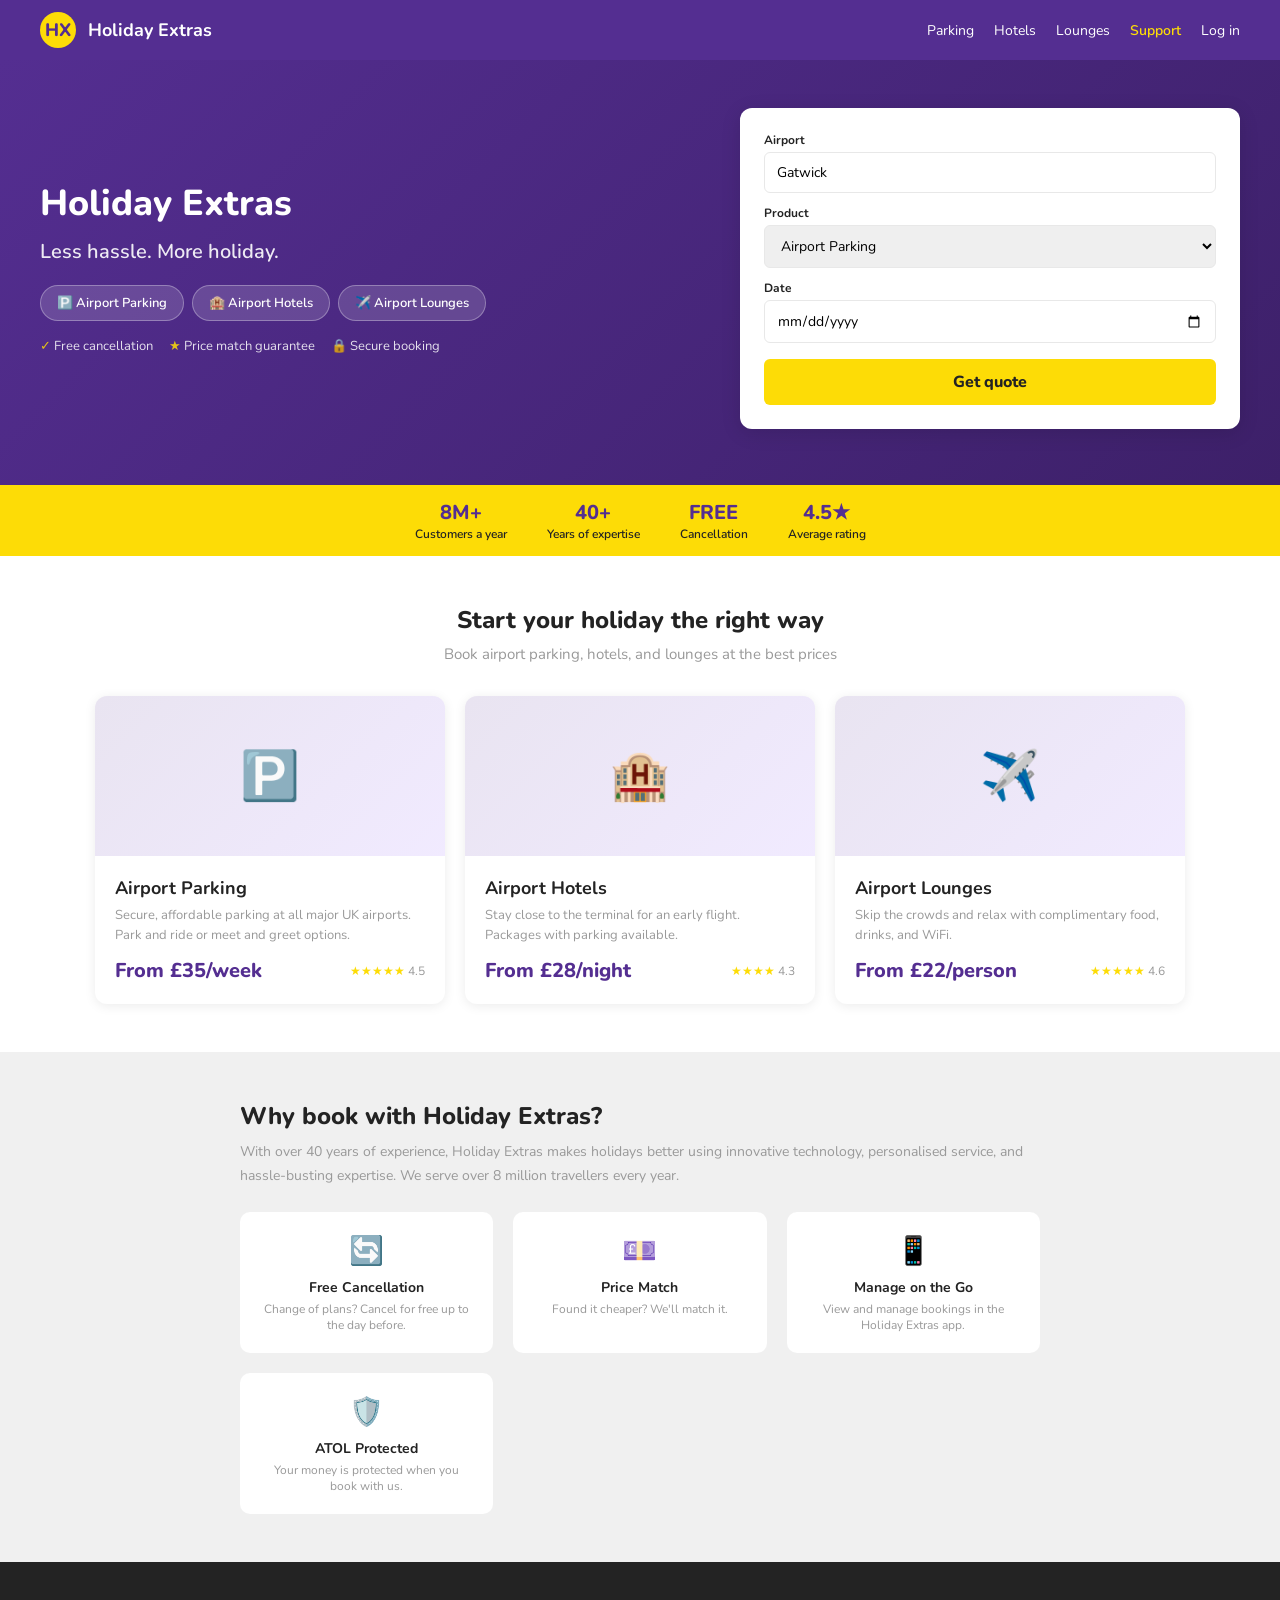
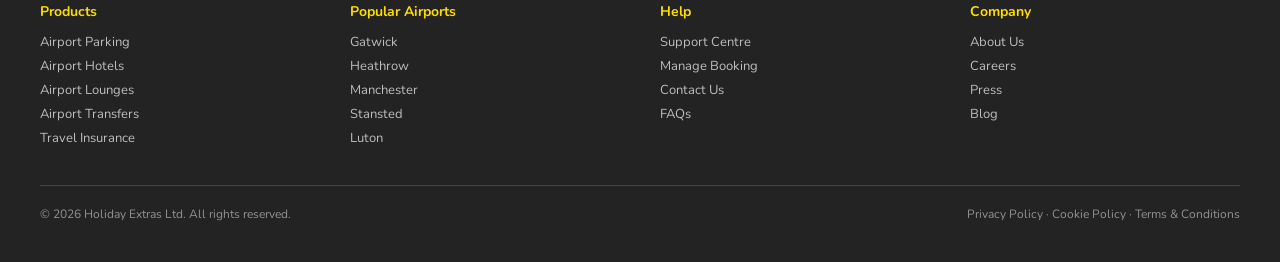
<file: index.html>
<!DOCTYPE html>
<html lang="en">
<head>
<meta charset="UTF-8">
<meta name="viewport" content="width=device-width, initial-scale=1.0">
<title>Holiday Extras | Less hassle. More holiday.</title>
<link href="https://fonts.googleapis.com/css2?family=Nunito:wght@400;600;700;800&display=swap" rel="stylesheet">
<link rel="stylesheet" href="styles.css">
</head>
<body>
<div id="hx-header"></div>

<section class="hero">
<div class="hero-inner">
<div class="hero-text">
<h1>Holiday Extras</h1>
<p>Less hassle. More holiday.</p>
<div class="hero-badges">
<a href="gatwick-airport-parking.html">&#127359;&#65039; Airport Parking</a>
<a href="gatwick-airport-hotels.html">&#127976; Airport Hotels</a>
<a href="gatwick-airport-lounges.html">&#9992;&#65039; Airport Lounges</a>
</div>
<div class="hero-usp">
<span><span class="icon">&check;</span> Free cancellation</span>
<span><span class="icon">&starf;</span> Price match guarantee</span>
<span><span class="icon">&#128274;</span> Secure booking</span>
</div>
</div>
<div class="search-box">
<label>Airport</label>
<input type="text" placeholder="e.g. Gatwick" value="Gatwick">
<label>Product</label>
<select><option>Airport Parking</option><option>Airport Hotels</option><option>Airport Lounges</option></select>
<label>Date</label>
<input type="date">
<button>Get quote</button>
</div>
</div>
</section>

<div id="hx-trust-bar"></div>

<section class="section">
<h2 style="text-align:center">Start your holiday the right way</h2>
<p class="sub">Book airport parking, hotels, and lounges at the best prices</p>
<div class="cards">
<a href="gatwick-airport-parking.html" class="card"><div class="card-img">&#127359;&#65039;</div><div class="card-body"><h3>Airport Parking</h3><p>Secure, affordable parking at all major UK airports. Park and ride or meet and greet options.</p><div class="card-footer"><span class="price">From &pound;35/week</span><span class="rating"><span class="stars">&#9733;&#9733;&#9733;&#9733;&#9733;</span> 4.5</span></div></div></a>
<a href="gatwick-airport-hotels.html" class="card"><div class="card-img">&#127976;</div><div class="card-body"><h3>Airport Hotels</h3><p>Stay close to the terminal for an early flight. Packages with parking available.</p><div class="card-footer"><span class="price">From &pound;28/night</span><span class="rating"><span class="stars">&#9733;&#9733;&#9733;&#9733;</span> 4.3</span></div></div></a>
<a href="gatwick-airport-lounges.html" class="card"><div class="card-img">&#9992;&#65039;</div><div class="card-body"><h3>Airport Lounges</h3><p>Skip the crowds and relax with complimentary food, drinks, and WiFi.</p><div class="card-footer"><span class="price">From &pound;22/person</span><span class="rating"><span class="stars">&#9733;&#9733;&#9733;&#9733;&#9733;</span> 4.6</span></div></div></a>
</div>
</section>

<section class="section-grey">
<div class="section-grey-inner">
<h2>Why book with Holiday Extras?</h2>
<p>With over 40 years of experience, Holiday Extras makes holidays better using innovative technology, personalised service, and hassle-busting expertise. We serve over 8 million travellers every year.</p>
<div class="features">
<div class="feature"><div class="icon">&#128260;</div><div class="ft">Free Cancellation</div><div class="fd">Change of plans? Cancel for free up to the day before.</div></div>
<div class="feature"><div class="icon">&#128183;</div><div class="ft">Price Match</div><div class="fd">Found it cheaper? We'll match it.</div></div>
<div class="feature"><div class="icon">&#128241;</div><div class="ft">Manage on the Go</div><div class="fd">View and manage bookings in the Holiday Extras app.</div></div>
<div class="feature"><div class="icon">&#128737;&#65039;</div><div class="ft">ATOL Protected</div><div class="fd">Your money is protected when you book with us.</div></div>
</div>
</div>
</section>

<div id="hx-footer"></div>

<script src="components/header.js"></script>
<script src="components/trust-bar.js"></script>
<script src="components/footer.js"></script>
<script src="search.js"></script>
</body>
</html>
</file>
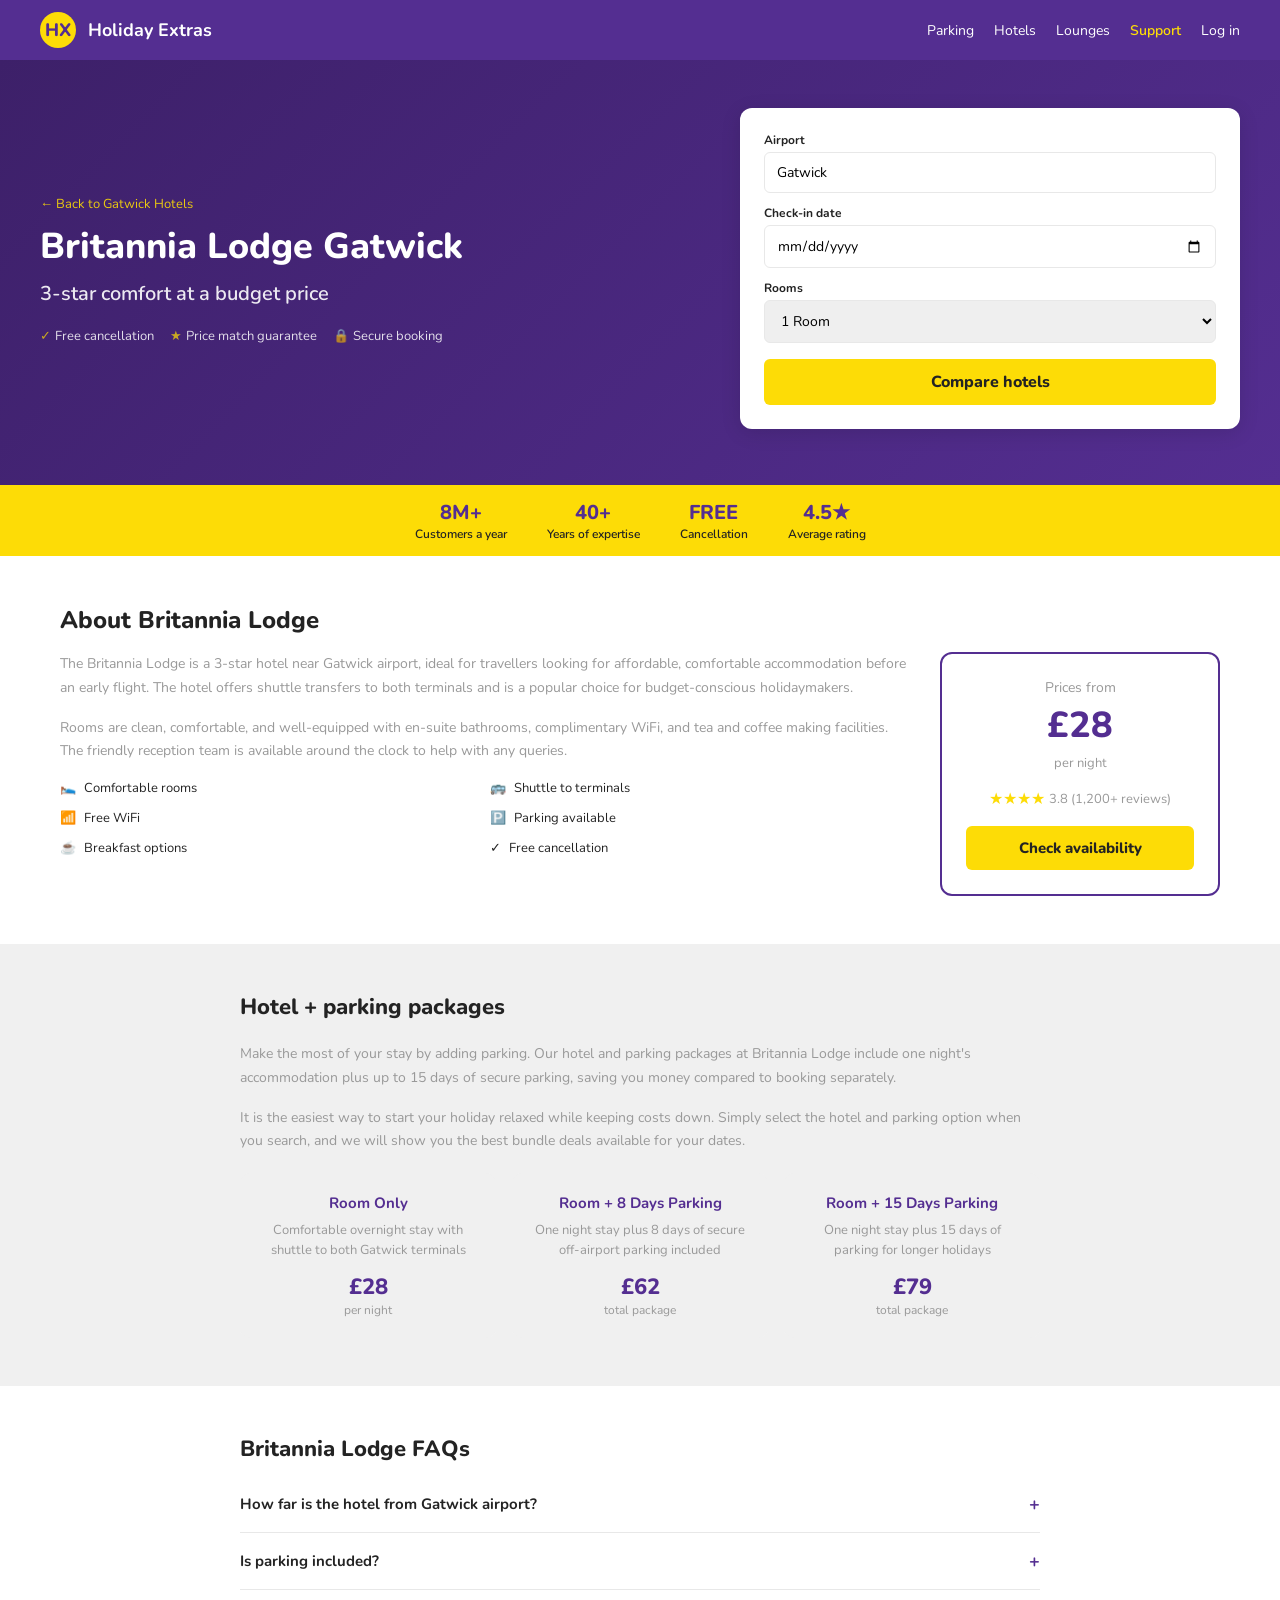
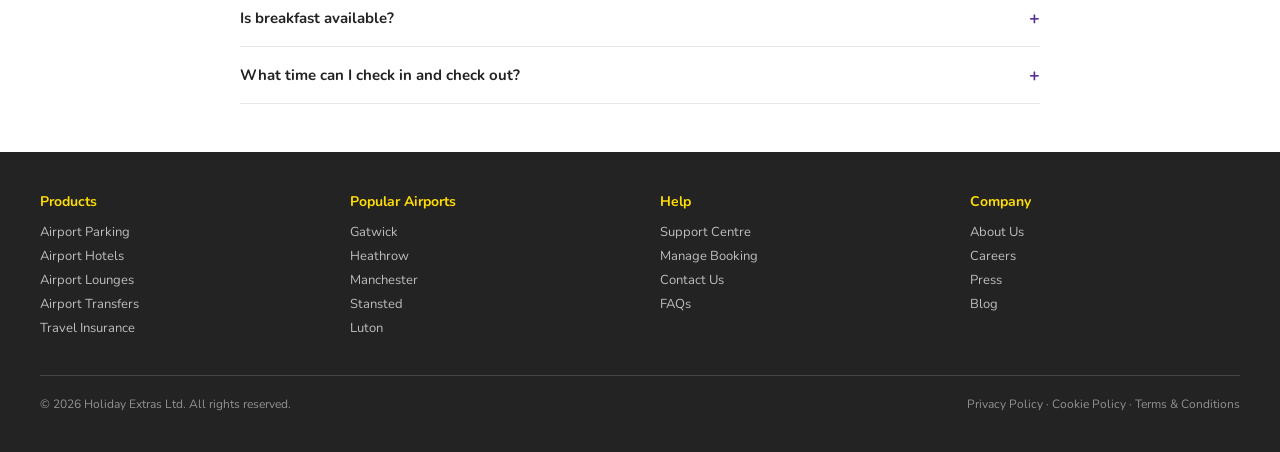
<file: britannia-lodge-gatwick-airport-hotel.html>
<!DOCTYPE html>
<html lang="en">
<head>
<meta charset="UTF-8">
<meta name="viewport" content="width=device-width, initial-scale=1.0">
<title>Britannia Lodge Gatwick | 3-Star Comfort at a Budget Price | Holiday Extras</title>
<link href="https://fonts.googleapis.com/css2?family=Nunito:wght@400;600;700;800&display=swap" rel="stylesheet">
<style>
*{margin:0;padding:0;box-sizing:border-box}
:root{--purple:#542E91;--purple-dark:#3D2069;--yellow:#FDDC06;--white:#FFFFFF;--off-white:#F0F0F0;--black:#232323;--grey-light:#E8E8E8;--grey-mid:#999;--blue:#3AA6FF;--green:#00B0A6;--orange:#FFB55F;--red:#FF5F68;--violet:#925FFF}
body{font-family:'Nunito',sans-serif;color:var(--black);background:var(--white)}
a{text-decoration:none;color:inherit}
.nav{background:var(--purple);padding:12px 20px}
.nav-inner{max-width:1200px;margin:0 auto;display:flex;align-items:center;justify-content:space-between}
.logo{display:flex;align-items:center;gap:12px}
.logo-circle{width:36px;height:36px;background:var(--yellow);border-radius:50%;display:flex;align-items:center;justify-content:center;font-size:18px;font-weight:800;color:var(--purple)}
.logo span{color:var(--white);font-weight:700;font-size:18px}
.nav-links{display:flex;align-items:center;gap:20px}
.nav-links a{color:var(--white);font-size:14px}
.nav-links a.yellow{color:var(--yellow);font-weight:600}
.hero{background:linear-gradient(135deg,var(--purple-dark) 0%,var(--purple) 100%);padding:48px 20px 56px;color:var(--white)}
.hero-inner{max-width:1200px;margin:0 auto;display:flex;flex-wrap:wrap;gap:40px;align-items:center}
.hero-text{flex:1 1 400px}
.hero-text .back{color:var(--yellow);font-size:13px;display:inline-block;margin-bottom:12px;opacity:0.9}
.hero-text h1{font-size:36px;font-weight:800;margin-bottom:12px;line-height:1.2}
.hero-text .sub{font-size:20px;margin-bottom:20px;opacity:0.9;font-weight:600}
.hero-badges{display:flex;gap:16px;flex-wrap:wrap;margin-top:8px}
.hero-badges span{font-size:13px;display:flex;align-items:center;gap:4px;opacity:0.85}
.hero-badges .icon{color:var(--yellow)}
.search-box{flex:0 0 auto;background:var(--white);border-radius:12px;padding:24px;box-shadow:0 4px 20px rgba(0,0,0,0.12);max-width:500px;width:100%}
.search-box label{font-size:12px;font-weight:700;color:var(--black);display:block;margin-bottom:4px}
.search-box input,.search-box select{width:100%;padding:10px 12px;border:1px solid var(--grey-light);border-radius:6px;font-size:14px;font-family:'Nunito',sans-serif;margin-bottom:12px}
.search-box button{width:100%;padding:12px;background:var(--yellow);color:var(--black);border:none;border-radius:6px;font-size:16px;font-weight:800;cursor:pointer;font-family:'Nunito',sans-serif;margin-top:4px}
.trust-bar{background:var(--yellow);padding:14px 20px}
.trust-inner{max-width:1200px;margin:0 auto;display:flex;justify-content:center;gap:40px;flex-wrap:wrap}
.trust-item{text-align:center}
.trust-item .num{font-weight:800;font-size:20px;color:var(--purple)}
.trust-item .label{font-size:12px;color:var(--black);font-weight:600}
.section{padding:48px 20px;max-width:1200px;margin:0 auto}
.section h2{font-size:24px;font-weight:800;color:var(--black);margin-bottom:8px}
.detail-wrap{display:flex;gap:32px;flex-wrap:wrap;margin-top:16px}
.detail-text{flex:1 1 350px}
.detail-text p{font-size:14px;color:var(--grey-mid);line-height:1.7;margin-bottom:16px}
.features{display:grid;grid-template-columns:1fr 1fr;gap:12px}
.feature{display:flex;align-items:center;gap:8px;font-size:13px;color:var(--black)}
.price-card{flex:0 0 280px;background:var(--white);border:2px solid var(--purple);border-radius:12px;padding:24px;text-align:center}
.price-card .from{font-size:14px;color:var(--grey-mid);margin-bottom:4px}
.price-card .amount{font-size:36px;font-weight:800;color:var(--purple);margin-bottom:4px}
.price-card .per{font-size:13px;color:var(--grey-mid);margin-bottom:16px}
.price-card .stars{display:flex;align-items:center;justify-content:center;gap:4px;margin-bottom:16px}
.price-card .stars span:first-child{color:var(--yellow);font-size:16px}
.price-card .stars span:last-child{font-size:13px;color:var(--grey-mid)}
.price-card button{width:100%;padding:12px;background:var(--yellow);color:var(--black);border:none;border-radius:6px;font-size:15px;font-weight:800;cursor:pointer;font-family:'Nunito',sans-serif}
.section-alt{background:var(--off-white);padding:48px 20px}
.section-alt-inner{max-width:800px;margin:0 auto}
.section-alt-inner h2{font-size:22px;font-weight:800;color:var(--black);margin-bottom:20px}
.section-alt-inner p{font-size:14px;color:var(--grey-mid);line-height:1.7;margin-bottom:16px}
.faq-item{border-bottom:1px solid var(--grey-light)}
.faq-q{padding:16px 0;cursor:pointer;display:flex;justify-content:space-between;align-items:center}
.faq-q span{font-weight:700;font-size:15px;color:var(--black)}
.faq-q .toggle{color:var(--purple);font-size:18px;font-weight:700}
.faq-a{display:none;margin:0 0 16px;font-size:14px;color:var(--grey-mid);line-height:1.6}
.faq-item.open .faq-a{display:block}
.packages{background:var(--white);padding:48px 20px}
.packages-inner{max-width:800px;margin:0 auto}
.packages-inner h2{font-size:22px;font-weight:800;color:var(--black);margin-bottom:12px}
.packages-inner p{font-size:14px;color:var(--grey-mid);line-height:1.7;margin-bottom:16px}
.package-cards{display:flex;gap:16px;flex-wrap:wrap;margin-top:20px}
.pkg-card{flex:1 1 220px;background:var(--off-white);border-radius:10px;padding:20px;text-align:center}
.pkg-card .pkg-title{font-weight:700;font-size:15px;color:var(--purple);margin-bottom:8px}
.pkg-card .pkg-desc{font-size:13px;color:var(--grey-mid);margin-bottom:12px;line-height:1.5}
.pkg-card .pkg-price{font-size:22px;font-weight:800;color:var(--purple)}
.pkg-card .pkg-per{font-size:12px;color:var(--grey-mid)}
footer{background:var(--black);color:var(--white);padding:40px 20px}
.footer-inner{max-width:1200px;margin:0 auto}
.footer-cols{display:flex;flex-wrap:wrap;gap:40px;margin-bottom:32px}
.footer-col{flex:1 1 160px}
.footer-col .title{font-weight:700;font-size:14px;margin-bottom:12px;color:var(--yellow)}
.footer-col div{font-size:13px;color:rgba(255,255,255,0.7);margin-bottom:6px;cursor:pointer}
.footer-bottom{border-top:1px solid rgba(255,255,255,0.15);padding-top:20px;display:flex;justify-content:space-between;flex-wrap:wrap;gap:12px}
.footer-bottom span{font-size:12px;color:rgba(255,255,255,0.5)}
@media(max-width:768px){.hero-inner{flex-direction:column}.search-box{max-width:100%}.detail-wrap{flex-direction:column}.price-card{flex:1 1 100%}.features{grid-template-columns:1fr}.footer-cols{flex-direction:column}.trust-inner{gap:20px}.package-cards{flex-direction:column}}
</style>
</head>
<body>
<nav class="nav"><div class="nav-inner"><a href="index.html" class="logo"><div class="logo-circle">HX</div><span>Holiday Extras</span></a><div class="nav-links"><a href="gatwick-airport-parking.html">Parking</a><a href="gatwick-airport-hotels.html">Hotels</a><a href="gatwick-airport-lounges.html">Lounges</a><a href="#" class="yellow">Support</a><a href="#">Log in</a></div></div></nav>

<section class="hero"><div class="hero-inner"><div class="hero-text"><a href="gatwick-airport-hotels.html" class="back">&larr; Back to Gatwick Hotels</a><h1>Britannia Lodge Gatwick</h1><p class="sub">3-star comfort at a budget price</p><div class="hero-badges"><span><span class="icon">&check;</span> Free cancellation</span><span><span class="icon">&starf;</span> Price match guarantee</span><span><span class="icon">&#128274;</span> Secure booking</span></div></div><div class="search-box"><label>Airport</label><input type="text" placeholder="Gatwick" value="Gatwick"><label>Check-in date</label><input type="date"><label>Rooms</label><select><option>1 Room</option><option>2 Rooms</option><option>3 Rooms</option></select><button>Compare hotels</button></div></div></section>

<div class="trust-bar"><div class="trust-inner"><div class="trust-item"><div class="num">8M+</div><div class="label">Customers a year</div></div><div class="trust-item"><div class="num">40+</div><div class="label">Years of expertise</div></div><div class="trust-item"><div class="num">FREE</div><div class="label">Cancellation</div></div><div class="trust-item"><div class="num">4.5&#9733;</div><div class="label">Average rating</div></div></div></div>

<div class="section"><h2>About Britannia Lodge</h2><div class="detail-wrap"><div class="detail-text"><p>The Britannia Lodge is a 3-star hotel near Gatwick airport, ideal for travellers looking for affordable, comfortable accommodation before an early flight. The hotel offers shuttle transfers to both terminals and is a popular choice for budget-conscious holidaymakers.</p><p>Rooms are clean, comfortable, and well-equipped with en-suite bathrooms, complimentary WiFi, and tea and coffee making facilities. The friendly reception team is available around the clock to help with any queries.</p><div class="features"><div class="feature"><span>&#128716;</span> Comfortable rooms</div><div class="feature"><span>&#128652;</span> Shuttle to terminals</div><div class="feature"><span>&#128246;</span> Free WiFi</div><div class="feature"><span>&#127359;&#65039;</span> Parking available</div><div class="feature"><span>&#9749;</span> Breakfast options</div><div class="feature"><span>&check;</span> Free cancellation</div></div></div><div class="price-card"><div class="from">Prices from</div><div class="amount">&pound;28</div><div class="per">per night</div><div class="stars"><span>&#9733;&#9733;&#9733;&#9733;</span><span>3.8 (1,200+ reviews)</span></div><button>Check availability</button></div></div></div>

<div class="section-alt"><div class="section-alt-inner"><h2>Hotel + parking packages</h2><p>Make the most of your stay by adding parking. Our hotel and parking packages at Britannia Lodge include one night's accommodation plus up to 15 days of secure parking, saving you money compared to booking separately.</p><p>It is the easiest way to start your holiday relaxed while keeping costs down. Simply select the hotel and parking option when you search, and we will show you the best bundle deals available for your dates.</p>
<div class="package-cards"><div class="pkg-card"><div class="pkg-title">Room Only</div><div class="pkg-desc">Comfortable overnight stay with shuttle to both Gatwick terminals</div><div class="pkg-price">&pound;28</div><div class="pkg-per">per night</div></div><div class="pkg-card"><div class="pkg-title">Room + 8 Days Parking</div><div class="pkg-desc">One night stay plus 8 days of secure off-airport parking included</div><div class="pkg-price">&pound;62</div><div class="pkg-per">total package</div></div><div class="pkg-card"><div class="pkg-title">Room + 15 Days Parking</div><div class="pkg-desc">One night stay plus 15 days of parking for longer holidays</div><div class="pkg-price">&pound;79</div><div class="pkg-per">total package</div></div></div>
</div></div>

<div class="packages"><div class="packages-inner"><h2>Britannia Lodge FAQs</h2>
<div class="faq-item"><div class="faq-q" onclick="this.parentElement.classList.toggle('open')"><span>How far is the hotel from Gatwick airport?</span><span class="toggle">+</span></div><p class="faq-a">The Britannia Lodge is a short shuttle ride from both Gatwick terminals. The shuttle runs regularly and journey times are approximately 10 minutes.</p></div>
<div class="faq-item"><div class="faq-q" onclick="this.parentElement.classList.toggle('open')"><span>Is parking included?</span><span class="toggle">+</span></div><p class="faq-a">Parking is available as an add-on. You can book a room-only stay or choose one of our hotel and parking packages which include up to 15 days of secure parking.</p></div>
<div class="faq-item"><div class="faq-q" onclick="this.parentElement.classList.toggle('open')"><span>Is breakfast available?</span><span class="toggle">+</span></div><p class="faq-a">Yes, breakfast is available at the hotel. You can choose to add breakfast when you book, or purchase it on the morning of your stay at reception.</p></div>
<div class="faq-item"><div class="faq-q" onclick="this.parentElement.classList.toggle('open')"><span>What time can I check in and check out?</span><span class="toggle">+</span></div><p class="faq-a">Check-in is available from 2pm onwards. Check-out is by 10am. If you have an early flight, the shuttle service starts running from early morning to get you to the terminal on time.</p></div>
</div></div>

<footer><div class="footer-inner"><div class="footer-cols"><div class="footer-col"><div class="title">Products</div><div>Airport Parking</div><div>Airport Hotels</div><div>Airport Lounges</div><div>Airport Transfers</div><div>Travel Insurance</div></div><div class="footer-col"><div class="title">Popular Airports</div><div>Gatwick</div><div>Heathrow</div><div>Manchester</div><div>Stansted</div><div>Luton</div></div><div class="footer-col"><div class="title">Help</div><div>Support Centre</div><div>Manage Booking</div><div>Contact Us</div><div>FAQs</div></div><div class="footer-col"><div class="title">Company</div><div>About Us</div><div>Careers</div><div>Press</div><div>Blog</div></div></div><div class="footer-bottom"><span>&copy; 2026 Holiday Extras Ltd. All rights reserved.</span><span>Privacy Policy &middot; Cookie Policy &middot; Terms &amp; Conditions</span></div></div></footer>
<script src="search.js"></script>
</body>
</html>
</file>
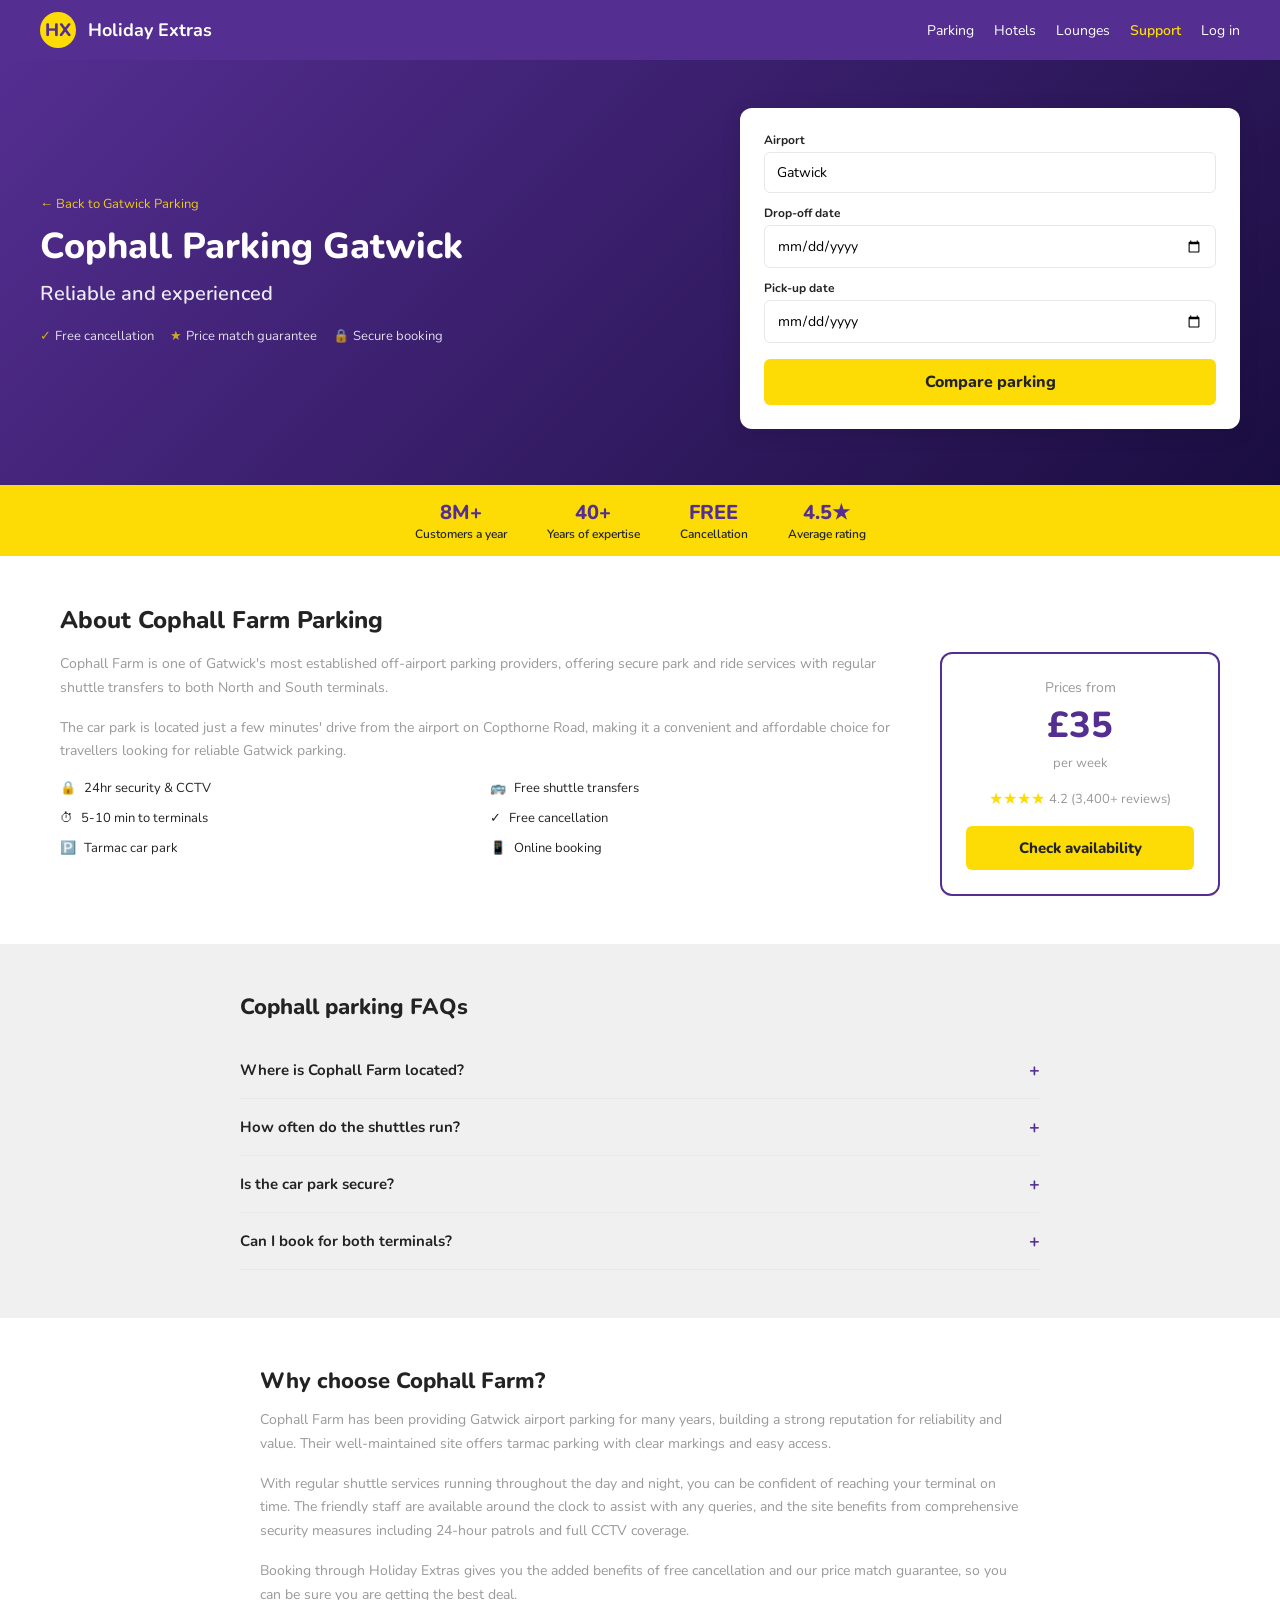
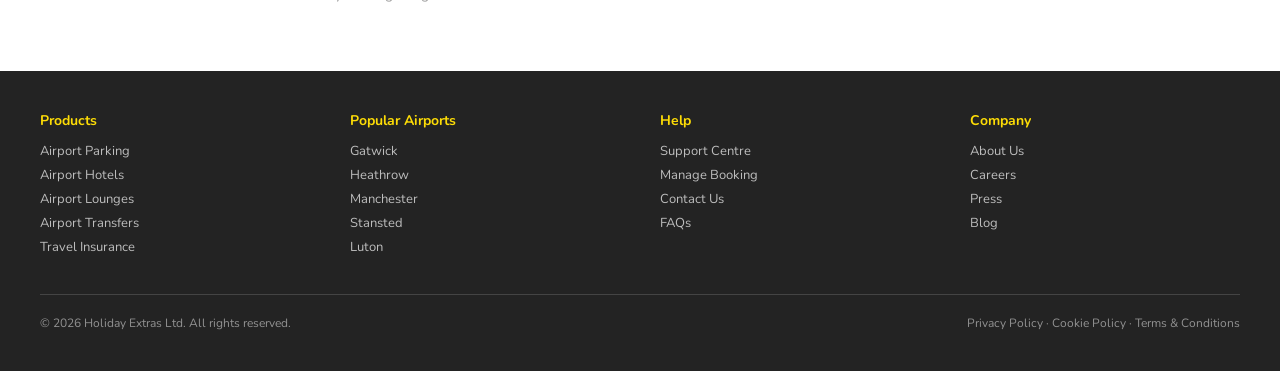
<file: cophall-gatwick-airport-parking.html>
<!DOCTYPE html>
<html lang="en">
<head>
<meta charset="UTF-8">
<meta name="viewport" content="width=device-width, initial-scale=1.0">
<title>Cophall Parking Gatwick | Reliable and Experienced | Holiday Extras</title>
<link href="https://fonts.googleapis.com/css2?family=Nunito:wght@400;600;700;800&display=swap" rel="stylesheet">
<style>
*{margin:0;padding:0;box-sizing:border-box}
:root{--purple:#542E91;--purple-dark:#3D2069;--yellow:#FDDC06;--white:#FFFFFF;--off-white:#F0F0F0;--black:#232323;--grey-light:#E8E8E8;--grey-mid:#999;--blue:#3AA6FF;--green:#00B0A6;--orange:#FFB55F;--red:#FF5F68;--violet:#925FFF}
body{font-family:'Nunito',sans-serif;color:var(--black);background:var(--white)}
a{text-decoration:none;color:inherit}
.nav{background:var(--purple);padding:12px 20px}
.nav-inner{max-width:1200px;margin:0 auto;display:flex;align-items:center;justify-content:space-between}
.logo{display:flex;align-items:center;gap:12px}
.logo-circle{width:36px;height:36px;background:var(--yellow);border-radius:50%;display:flex;align-items:center;justify-content:center;font-size:18px;font-weight:800;color:var(--purple)}
.logo span{color:var(--white);font-weight:700;font-size:18px}
.nav-links{display:flex;align-items:center;gap:20px}
.nav-links a{color:var(--white);font-size:14px}
.nav-links a.yellow{color:var(--yellow);font-weight:600}
.hero{background:linear-gradient(135deg,var(--purple) 0%,#1a0d40 100%);padding:48px 20px 56px;color:var(--white)}
.hero-inner{max-width:1200px;margin:0 auto;display:flex;flex-wrap:wrap;gap:40px;align-items:center}
.hero-text{flex:1 1 400px}
.hero-text .back{color:var(--yellow);font-size:13px;display:inline-block;margin-bottom:12px;opacity:0.9}
.hero-text h1{font-size:36px;font-weight:800;margin-bottom:12px;line-height:1.2}
.hero-text .sub{font-size:20px;margin-bottom:20px;opacity:0.9;font-weight:600}
.hero-badges{display:flex;gap:16px;flex-wrap:wrap;margin-top:8px}
.hero-badges span{font-size:13px;display:flex;align-items:center;gap:4px;opacity:0.85}
.hero-badges .icon{color:var(--yellow)}
.search-box{flex:0 0 auto;background:var(--white);border-radius:12px;padding:24px;box-shadow:0 4px 20px rgba(0,0,0,0.12);max-width:500px;width:100%}
.search-box label{font-size:12px;font-weight:700;color:var(--black);display:block;margin-bottom:4px}
.search-box input{width:100%;padding:10px 12px;border:1px solid var(--grey-light);border-radius:6px;font-size:14px;font-family:'Nunito',sans-serif;margin-bottom:12px}
.search-box button{width:100%;padding:12px;background:var(--yellow);color:var(--black);border:none;border-radius:6px;font-size:16px;font-weight:800;cursor:pointer;font-family:'Nunito',sans-serif;margin-top:4px}
.trust-bar{background:var(--yellow);padding:14px 20px}
.trust-inner{max-width:1200px;margin:0 auto;display:flex;justify-content:center;gap:40px;flex-wrap:wrap}
.trust-item{text-align:center}
.trust-item .num{font-weight:800;font-size:20px;color:var(--purple)}
.trust-item .label{font-size:12px;color:var(--black);font-weight:600}
.section{padding:48px 20px;max-width:1200px;margin:0 auto}
.section h2{font-size:24px;font-weight:800;color:var(--black);margin-bottom:8px}
.detail-wrap{display:flex;gap:32px;flex-wrap:wrap;margin-top:16px}
.detail-text{flex:1 1 350px}
.detail-text p{font-size:14px;color:var(--grey-mid);line-height:1.7;margin-bottom:16px}
.features{display:grid;grid-template-columns:1fr 1fr;gap:12px}
.feature{display:flex;align-items:center;gap:8px;font-size:13px;color:var(--black)}
.price-card{flex:0 0 280px;background:var(--white);border:2px solid var(--purple);border-radius:12px;padding:24px;text-align:center}
.price-card .from{font-size:14px;color:var(--grey-mid);margin-bottom:4px}
.price-card .amount{font-size:36px;font-weight:800;color:var(--purple);margin-bottom:4px}
.price-card .per{font-size:13px;color:var(--grey-mid);margin-bottom:16px}
.price-card .stars{display:flex;align-items:center;justify-content:center;gap:4px;margin-bottom:16px}
.price-card .stars span:first-child{color:var(--yellow);font-size:16px}
.price-card .stars span:last-child{font-size:13px;color:var(--grey-mid)}
.price-card button{width:100%;padding:12px;background:var(--yellow);color:var(--black);border:none;border-radius:6px;font-size:15px;font-weight:800;cursor:pointer;font-family:'Nunito',sans-serif}
.section-alt{background:var(--off-white);padding:48px 20px}
.section-alt-inner{max-width:800px;margin:0 auto}
.section-alt-inner h2{font-size:22px;font-weight:800;color:var(--black);margin-bottom:20px}
.faq-item{border-bottom:1px solid var(--grey-light)}
.faq-q{padding:16px 0;cursor:pointer;display:flex;justify-content:space-between;align-items:center}
.faq-q span{font-weight:700;font-size:15px;color:var(--black)}
.faq-q .toggle{color:var(--purple);font-size:18px;font-weight:700}
.faq-a{display:none;margin:0 0 16px;font-size:14px;color:var(--grey-mid);line-height:1.6}
.faq-item.open .faq-a{display:block}
.info-section{padding:48px 20px;max-width:800px;margin:0 auto}
.info-section h2{font-size:22px;font-weight:800;color:var(--black);margin-bottom:12px}
.info-section p{font-size:14px;color:var(--grey-mid);line-height:1.7;margin-bottom:16px}
footer{background:var(--black);color:var(--white);padding:40px 20px}
.footer-inner{max-width:1200px;margin:0 auto}
.footer-cols{display:flex;flex-wrap:wrap;gap:40px;margin-bottom:32px}
.footer-col{flex:1 1 160px}
.footer-col .title{font-weight:700;font-size:14px;margin-bottom:12px;color:var(--yellow)}
.footer-col div{font-size:13px;color:rgba(255,255,255,0.7);margin-bottom:6px;cursor:pointer}
.footer-bottom{border-top:1px solid rgba(255,255,255,0.15);padding-top:20px;display:flex;justify-content:space-between;flex-wrap:wrap;gap:12px}
.footer-bottom span{font-size:12px;color:rgba(255,255,255,0.5)}
@media(max-width:768px){.hero-inner{flex-direction:column}.search-box{max-width:100%}.detail-wrap{flex-direction:column}.price-card{flex:1 1 100%}.features{grid-template-columns:1fr}.footer-cols{flex-direction:column}.trust-inner{gap:20px}}
</style>
</head>
<body>
<nav class="nav"><div class="nav-inner"><a href="index.html" class="logo"><div class="logo-circle">HX</div><span>Holiday Extras</span></a><div class="nav-links"><a href="gatwick-airport-parking.html">Parking</a><a href="gatwick-airport-hotels.html">Hotels</a><a href="gatwick-airport-lounges.html">Lounges</a><a href="#" class="yellow">Support</a><a href="#">Log in</a></div></div></nav>

<section class="hero"><div class="hero-inner"><div class="hero-text"><a href="gatwick-airport-parking.html" class="back">&larr; Back to Gatwick Parking</a><h1>Cophall Parking Gatwick</h1><p class="sub">Reliable and experienced</p><div class="hero-badges"><span><span class="icon">&check;</span> Free cancellation</span><span><span class="icon">&starf;</span> Price match guarantee</span><span><span class="icon">&#128274;</span> Secure booking</span></div></div><div class="search-box"><label>Airport</label><input type="text" placeholder="Gatwick" value="Gatwick"><label>Drop-off date</label><input type="date"><label>Pick-up date</label><input type="date"><button>Compare parking</button></div></div></section>

<div class="trust-bar"><div class="trust-inner"><div class="trust-item"><div class="num">8M+</div><div class="label">Customers a year</div></div><div class="trust-item"><div class="num">40+</div><div class="label">Years of expertise</div></div><div class="trust-item"><div class="num">FREE</div><div class="label">Cancellation</div></div><div class="trust-item"><div class="num">4.5&#9733;</div><div class="label">Average rating</div></div></div></div>

<div class="section"><h2>About Cophall Farm Parking</h2><div class="detail-wrap"><div class="detail-text"><p>Cophall Farm is one of Gatwick's most established off-airport parking providers, offering secure park and ride services with regular shuttle transfers to both North and South terminals.</p><p>The car park is located just a few minutes' drive from the airport on Copthorne Road, making it a convenient and affordable choice for travellers looking for reliable Gatwick parking.</p><div class="features"><div class="feature"><span>&#128274;</span> 24hr security &amp; CCTV</div><div class="feature"><span>&#128652;</span> Free shuttle transfers</div><div class="feature"><span>&#9201;</span> 5-10 min to terminals</div><div class="feature"><span>&check;</span> Free cancellation</div><div class="feature"><span>&#127359;&#65039;</span> Tarmac car park</div><div class="feature"><span>&#128241;</span> Online booking</div></div></div><div class="price-card"><div class="from">Prices from</div><div class="amount">&pound;35</div><div class="per">per week</div><div class="stars"><span>&#9733;&#9733;&#9733;&#9733;</span><span>4.2 (3,400+ reviews)</span></div><button>Check availability</button></div></div></div>

<div class="section-alt"><div class="section-alt-inner"><h2>Cophall parking FAQs</h2>
<div class="faq-item"><div class="faq-q" onclick="this.parentElement.classList.toggle('open')"><span>Where is Cophall Farm located?</span><span class="toggle">+</span></div><p class="faq-a">Cophall Farm is located on Copthorne Road, just a few minutes' drive from both Gatwick terminals. The car park is clearly signposted from the main road.</p></div>
<div class="faq-item"><div class="faq-q" onclick="this.parentElement.classList.toggle('open')"><span>How often do the shuttles run?</span><span class="toggle">+</span></div><p class="faq-a">Shuttle buses depart every 10-15 minutes during peak times, with journey times of around 5-10 minutes to the terminal.</p></div>
<div class="faq-item"><div class="faq-q" onclick="this.parentElement.classList.toggle('open')"><span>Is the car park secure?</span><span class="toggle">+</span></div><p class="faq-a">Yes. The site has 24-hour security, CCTV coverage, and perimeter fencing. Staff are on-site around the clock.</p></div>
<div class="faq-item"><div class="faq-q" onclick="this.parentElement.classList.toggle('open')"><span>Can I book for both terminals?</span><span class="toggle">+</span></div><p class="faq-a">Absolutely. Cophall Farm serves both the North and South terminals at Gatwick. The shuttle service covers both terminals on every run.</p></div>
</div></div>

<div class="info-section"><h2>Why choose Cophall Farm?</h2><p>Cophall Farm has been providing Gatwick airport parking for many years, building a strong reputation for reliability and value. Their well-maintained site offers tarmac parking with clear markings and easy access.</p><p>With regular shuttle services running throughout the day and night, you can be confident of reaching your terminal on time. The friendly staff are available around the clock to assist with any queries, and the site benefits from comprehensive security measures including 24-hour patrols and full CCTV coverage.</p><p>Booking through Holiday Extras gives you the added benefits of free cancellation and our price match guarantee, so you can be sure you are getting the best deal.</p></div>

<footer><div class="footer-inner"><div class="footer-cols"><div class="footer-col"><div class="title">Products</div><div>Airport Parking</div><div>Airport Hotels</div><div>Airport Lounges</div><div>Airport Transfers</div><div>Travel Insurance</div></div><div class="footer-col"><div class="title">Popular Airports</div><div>Gatwick</div><div>Heathrow</div><div>Manchester</div><div>Stansted</div><div>Luton</div></div><div class="footer-col"><div class="title">Help</div><div>Support Centre</div><div>Manage Booking</div><div>Contact Us</div><div>FAQs</div></div><div class="footer-col"><div class="title">Company</div><div>About Us</div><div>Careers</div><div>Press</div><div>Blog</div></div></div><div class="footer-bottom"><span>&copy; 2026 Holiday Extras Ltd. All rights reserved.</span><span>Privacy Policy &middot; Cookie Policy &middot; Terms &amp; Conditions</span></div></div></footer>
<script src="search.js"></script>
</body>
</html>
</file>
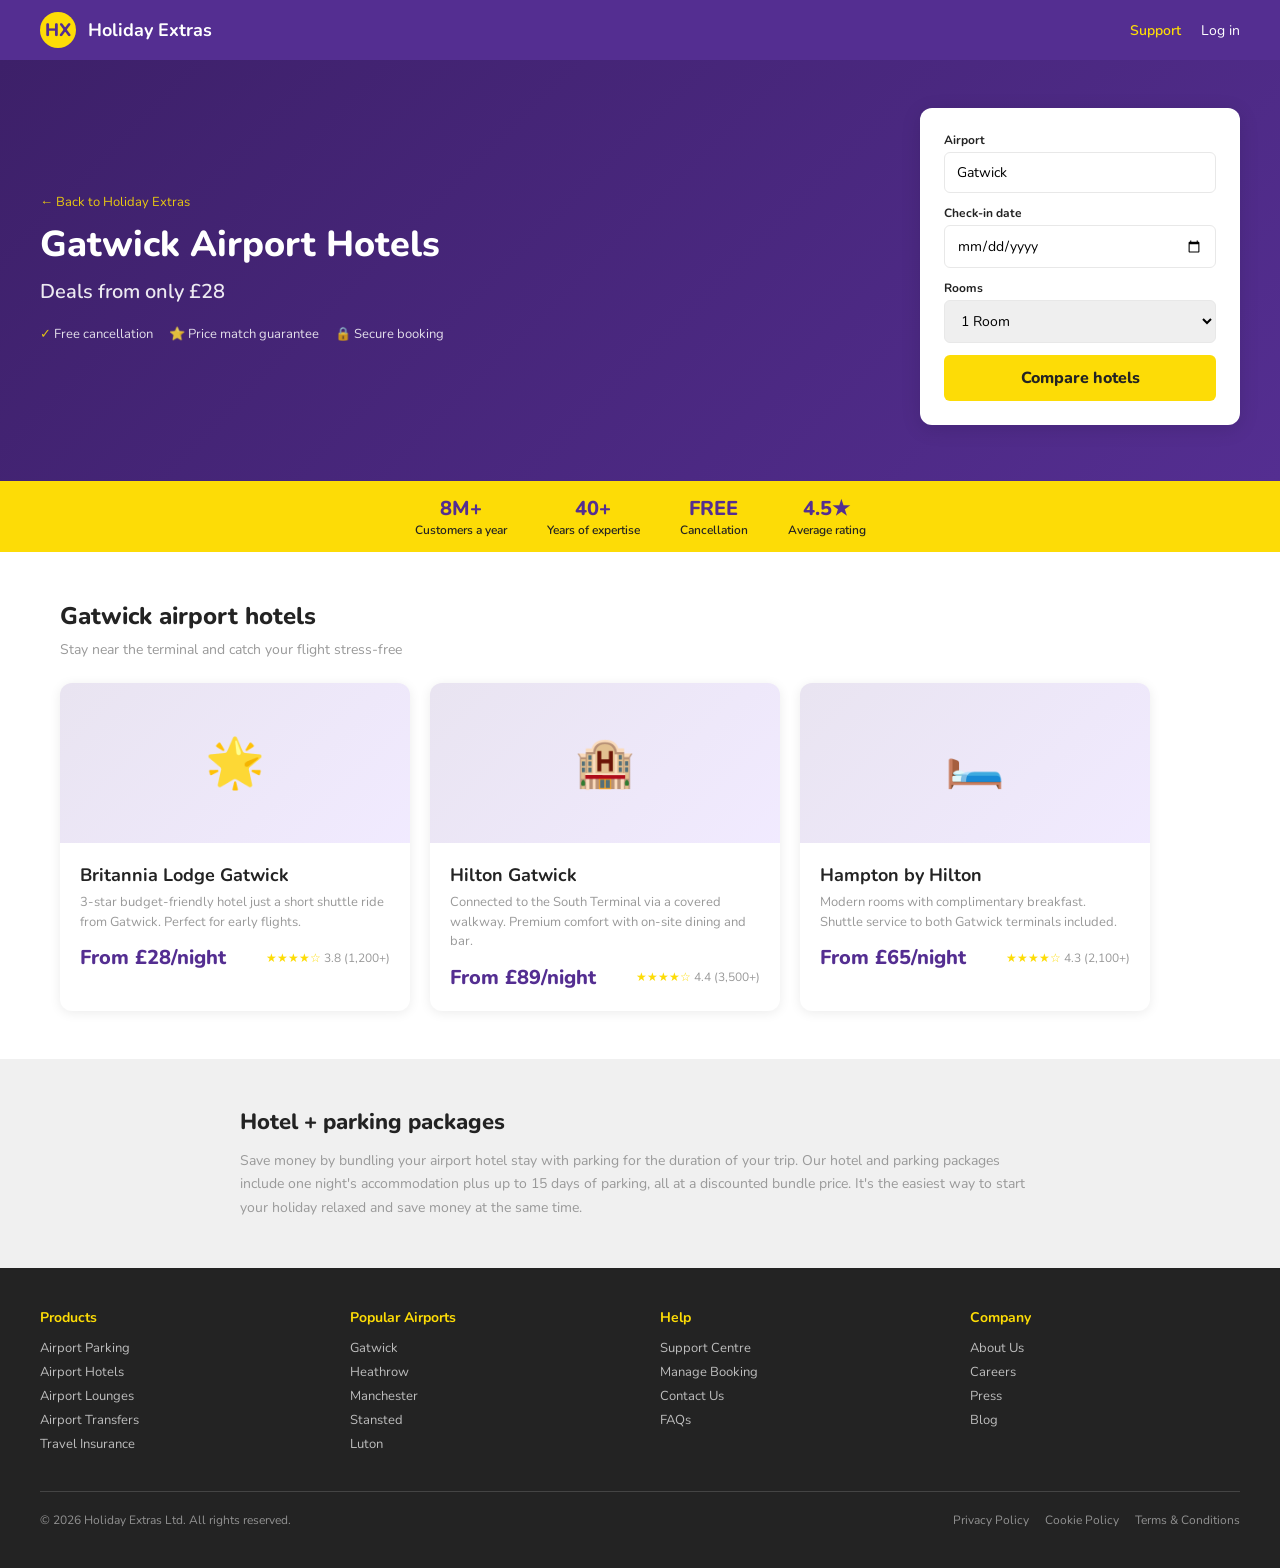
<file: gatwick-airport-hotels.html>
<!DOCTYPE html>
<html lang="en">
<head>
<meta charset="UTF-8">
<meta name="viewport" content="width=device-width, initial-scale=1.0">
<title>Gatwick Airport Hotels | Deals from Only &pound;28 | Holiday Extras</title>
<link href="https://fonts.googleapis.com/css2?family=Nunito:wght@400;600;700;800&display=swap" rel="stylesheet">
<style>
*{margin:0;padding:0;box-sizing:border-box}
:root{--purple:#542E91;--purple-dark:#3D2069;--yellow:#FDDC06;--white:#FFFFFF;--off-white:#F0F0F0;--black:#232323;--grey-light:#E8E8E8;--grey-mid:#999;--violet:#925FFF}
body{font-family:'Nunito',sans-serif;color:var(--black);background:var(--white)}
a{text-decoration:none;color:inherit}
.nav{background:var(--purple);padding:12px 20px}
.nav-inner{max-width:1200px;margin:0 auto;display:flex;align-items:center;justify-content:space-between}
.logo{display:flex;align-items:center;gap:12px}
.logo-circle{width:36px;height:36px;background:var(--yellow);border-radius:50%;display:flex;align-items:center;justify-content:center;font-size:18px;font-weight:800;color:var(--purple)}
.logo span{color:var(--white);font-weight:700;font-size:18px}
.nav-links{display:flex;align-items:center;gap:20px}
.nav-links a{color:var(--white);font-size:14px}
.nav-links a.yellow{color:var(--yellow);font-weight:600}
.hero{background:linear-gradient(135deg,var(--purple-dark) 0%,var(--purple) 100%);padding:48px 20px 56px;color:var(--white)}
.hero-inner{max-width:1200px;margin:0 auto;display:flex;flex-wrap:wrap;gap:40px;align-items:center}
.hero-text{flex:1 1 400px}
.hero-text .back{color:var(--yellow);font-size:13px;display:inline-block;margin-bottom:12px;opacity:0.9}
.hero-text h1{font-size:36px;font-weight:800;margin-bottom:12px;line-height:1.2}
.hero-text p{font-size:20px;margin-bottom:20px;opacity:0.9;font-weight:600}
.trust-icons{display:flex;gap:16px;flex-wrap:wrap;margin-top:8px;font-size:13px;opacity:0.85}
.trust-icons .ic{color:var(--yellow)}
.search-box{flex:0 0 auto;background:var(--white);border-radius:12px;padding:24px;box-shadow:0 4px 20px rgba(0,0,0,0.12);max-width:500px;min-width:320px}
.search-box label{font-size:12px;font-weight:700;color:var(--black);display:block;margin-bottom:4px}
.search-box input,.search-box select{width:100%;padding:10px 12px;border:1px solid var(--grey-light);border-radius:6px;font-size:14px;font-family:'Nunito',sans-serif;margin-bottom:12px}
.btn-yellow{width:100%;padding:12px;background:var(--yellow);color:var(--black);border:none;border-radius:6px;font-size:16px;font-weight:800;cursor:pointer;font-family:'Nunito',sans-serif}
.btn-yellow:hover{filter:brightness(0.95)}
.trust-bar{background:var(--yellow);padding:14px 20px}
.trust-bar-inner{max-width:1200px;margin:0 auto;display:flex;justify-content:center;gap:40px;flex-wrap:wrap}
.trust-stat{text-align:center}
.trust-stat .num{font-weight:800;font-size:20px;color:var(--purple)}
.trust-stat .lbl{font-size:12px;color:var(--black);font-weight:600}
.section{padding:48px 20px;max-width:1200px;margin:0 auto}
.section h2{font-size:24px;font-weight:800;margin-bottom:8px}
.section .sub{color:var(--grey-mid);margin-bottom:24px;font-size:14px}
.cards{display:flex;gap:20px;flex-wrap:wrap}
.card{background:var(--white);border-radius:12px;overflow:hidden;box-shadow:0 2px 12px rgba(0,0,0,0.08);flex:1 1 280px;max-width:350px;transition:transform 0.2s}
.card:hover{transform:translateY(-4px)}
.card-img{height:160px;background:linear-gradient(135deg,rgba(84,46,145,0.13),rgba(146,95,255,0.13));display:flex;align-items:center;justify-content:center;font-size:48px}
.card-body{padding:20px}
.card-body h3{margin-bottom:6px;font-size:18px;font-weight:700}
.card-body p{margin-bottom:12px;font-size:13px;color:var(--grey-mid);line-height:1.5}
.card-footer{display:flex;justify-content:space-between;align-items:center}
.card-price{font-size:20px;font-weight:800;color:var(--purple)}
.card-rating{font-size:12px;color:var(--grey-mid)}
.card-rating .stars{color:var(--yellow)}
.section-grey{background:var(--off-white);padding:48px 20px}
.section-grey-inner{max-width:800px;margin:0 auto}
.section-grey h2{font-size:22px;font-weight:800;margin-bottom:12px}
.section-grey p{font-size:14px;color:var(--grey-mid);line-height:1.7}
footer{background:var(--black);color:var(--white);padding:40px 20px}
.footer-inner{max-width:1200px;margin:0 auto}
.footer-cols{display:flex;flex-wrap:wrap;gap:40px;margin-bottom:32px}
.footer-col{flex:1 1 160px}
.footer-col h4{font-weight:700;font-size:14px;margin-bottom:12px;color:var(--yellow)}
.footer-col div{font-size:13px;color:rgba(255,255,255,0.7);margin-bottom:6px;cursor:pointer}
.footer-bottom{border-top:1px solid rgba(255,255,255,0.15);padding-top:20px;display:flex;justify-content:space-between;flex-wrap:wrap;gap:12px;font-size:12px;color:rgba(255,255,255,0.5)}
.footer-links{display:flex;gap:16px}
@media(max-width:768px){.hero-inner{flex-direction:column}.search-box{min-width:auto;width:100%}.cards{flex-direction:column;align-items:center}.card{max-width:100%}}
</style>
</head>
<body>
<nav class="nav"><div class="nav-inner"><a href="index.html" class="logo"><div class="logo-circle">HX</div><span>Holiday Extras</span></a><div class="nav-links"><a class="yellow" href="#">Support</a><a href="#">Log in</a></div></div></nav>
<section class="hero"><div class="hero-inner"><div class="hero-text"><a href="index.html" class="back">&larr; Back to Holiday Extras</a><h1>Gatwick Airport Hotels</h1><p>Deals from only &pound;28</p><div class="trust-icons"><span><span class="ic">&#10003;</span> Free cancellation</span><span><span class="ic">&#x2b50;</span> Price match guarantee</span><span><span class="ic">&#x1f512;</span> Secure booking</span></div></div><div class="search-box"><label>Airport</label><input value="Gatwick" readonly><label>Check-in date</label><input type="date"><label>Rooms</label><select><option>1 Room</option><option>2 Rooms</option><option>3 Rooms</option></select><button class="btn-yellow">Compare hotels</button></div></div></section>
<div class="trust-bar"><div class="trust-bar-inner"><div class="trust-stat"><div class="num">8M+</div><div class="lbl">Customers a year</div></div><div class="trust-stat"><div class="num">40+</div><div class="lbl">Years of expertise</div></div><div class="trust-stat"><div class="num">FREE</div><div class="lbl">Cancellation</div></div><div class="trust-stat"><div class="num">4.5&#9733;</div><div class="lbl">Average rating</div></div></div></div>
<section class="section"><h2>Gatwick airport hotels</h2><p class="sub">Stay near the terminal and catch your flight stress-free</p><div class="cards"><a href="britannia-lodge-gatwick-airport-hotel.html" class="card"><div class="card-img">&#x1f31f;</div><div class="card-body"><h3>Britannia Lodge Gatwick</h3><p>3-star budget-friendly hotel just a short shuttle ride from Gatwick. Perfect for early flights.</p><div class="card-footer"><span class="card-price">From &pound;28/night</span><span class="card-rating"><span class="stars">&#9733;&#9733;&#9733;&#9733;&#9734;</span> 3.8 (1,200+)</span></div></div></a><div class="card"><div class="card-img">&#x1f3e8;</div><div class="card-body"><h3>Hilton Gatwick</h3><p>Connected to the South Terminal via a covered walkway. Premium comfort with on-site dining and bar.</p><div class="card-footer"><span class="card-price">From &pound;89/night</span><span class="card-rating"><span class="stars">&#9733;&#9733;&#9733;&#9733;&#9734;</span> 4.4 (3,500+)</span></div></div></div><div class="card"><div class="card-img">&#x1f6cf;&#xfe0f;</div><div class="card-body"><h3>Hampton by Hilton</h3><p>Modern rooms with complimentary breakfast. Shuttle service to both Gatwick terminals included.</p><div class="card-footer"><span class="card-price">From &pound;65/night</span><span class="card-rating"><span class="stars">&#9733;&#9733;&#9733;&#9733;&#9734;</span> 4.3 (2,100+)</span></div></div></div></div></section>
<section class="section-grey"><div class="section-grey-inner"><h2>Hotel + parking packages</h2><p>Save money by bundling your airport hotel stay with parking for the duration of your trip. Our hotel and parking packages include one night's accommodation plus up to 15 days of parking, all at a discounted bundle price. It's the easiest way to start your holiday relaxed and save money at the same time.</p></div></section>
<footer><div class="footer-inner"><div class="footer-cols"><div class="footer-col"><h4>Products</h4><div>Airport Parking</div><div>Airport Hotels</div><div>Airport Lounges</div><div>Airport Transfers</div><div>Travel Insurance</div></div><div class="footer-col"><h4>Popular Airports</h4><div>Gatwick</div><div>Heathrow</div><div>Manchester</div><div>Stansted</div><div>Luton</div></div><div class="footer-col"><h4>Help</h4><div>Support Centre</div><div>Manage Booking</div><div>Contact Us</div><div>FAQs</div></div><div class="footer-col"><h4>Company</h4><div>About Us</div><div>Careers</div><div>Press</div><div>Blog</div></div></div><div class="footer-bottom"><div>&copy; 2026 Holiday Extras Ltd. All rights reserved.</div><div class="footer-links"><span>Privacy Policy</span><span>Cookie Policy</span><span>Terms &amp; Conditions</span></div></div></div></footer>
<script src="search.js"></script>
</body>
</html>
</file>
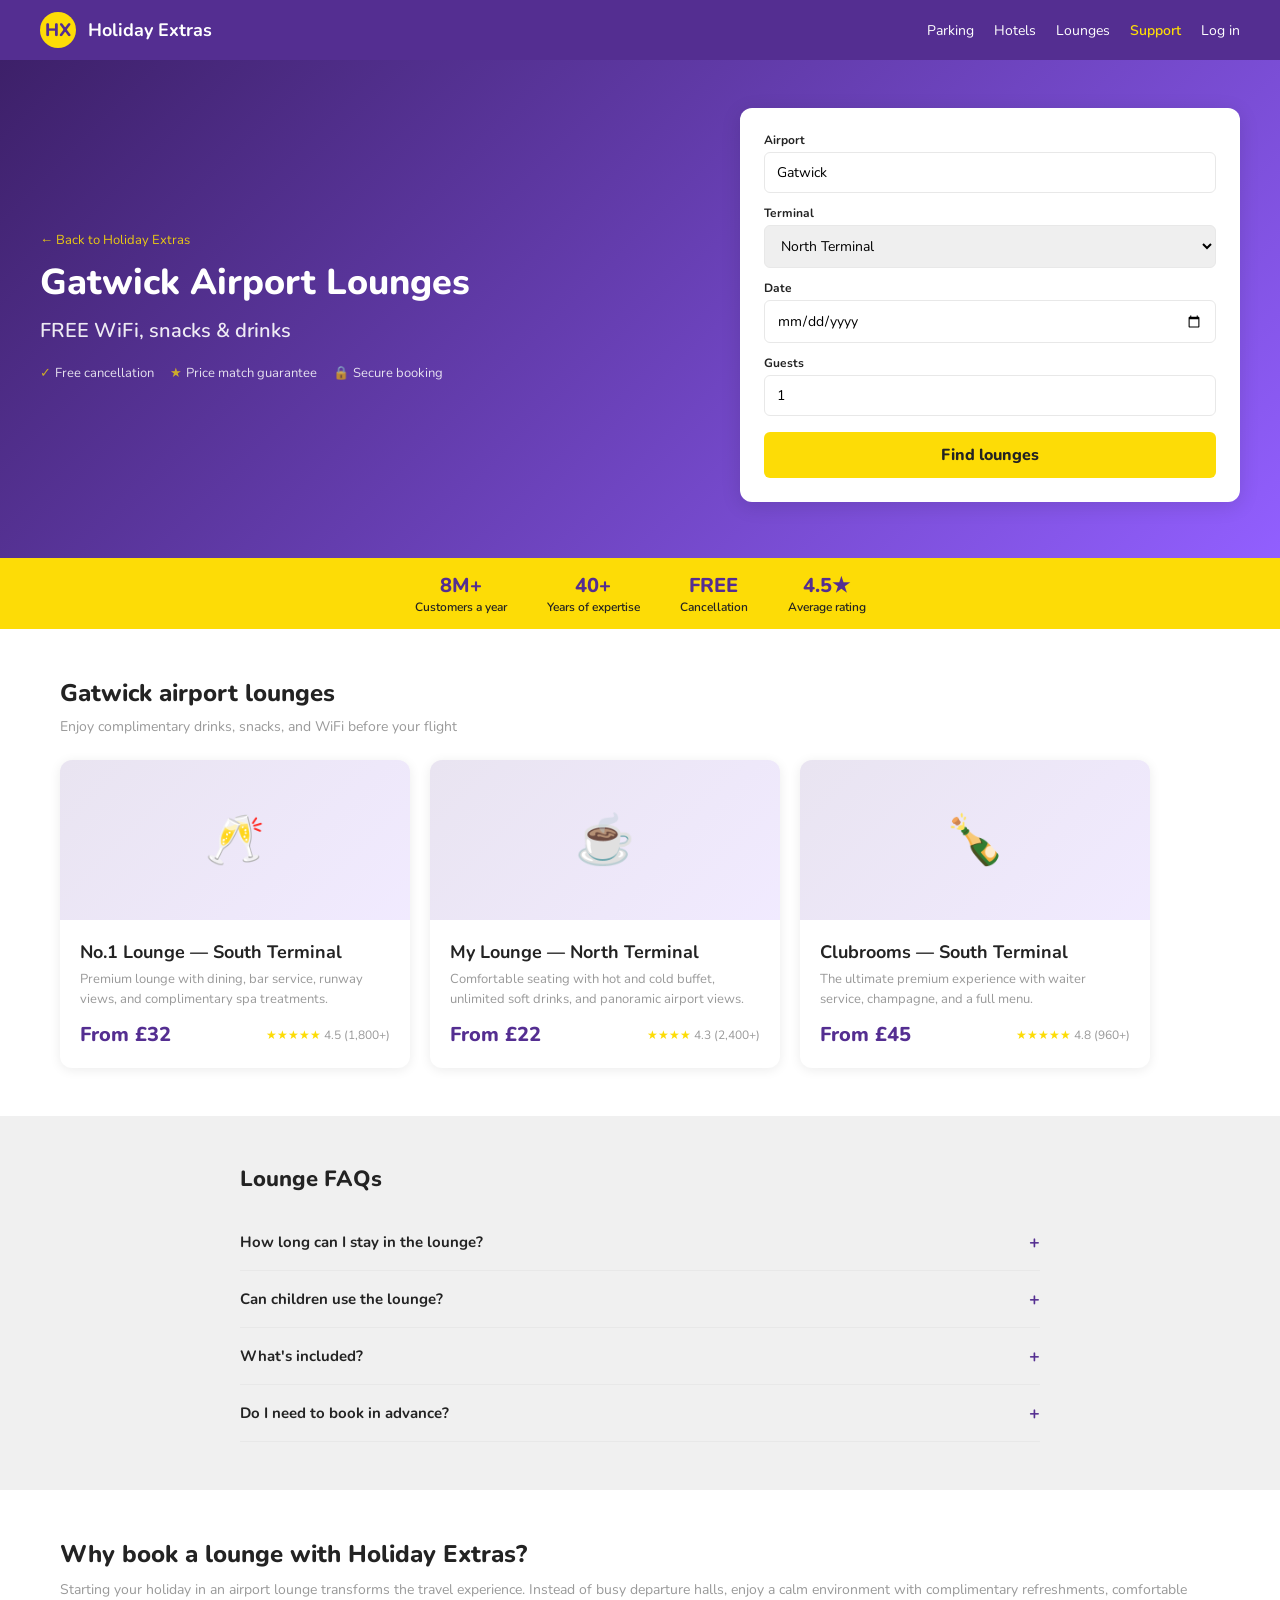
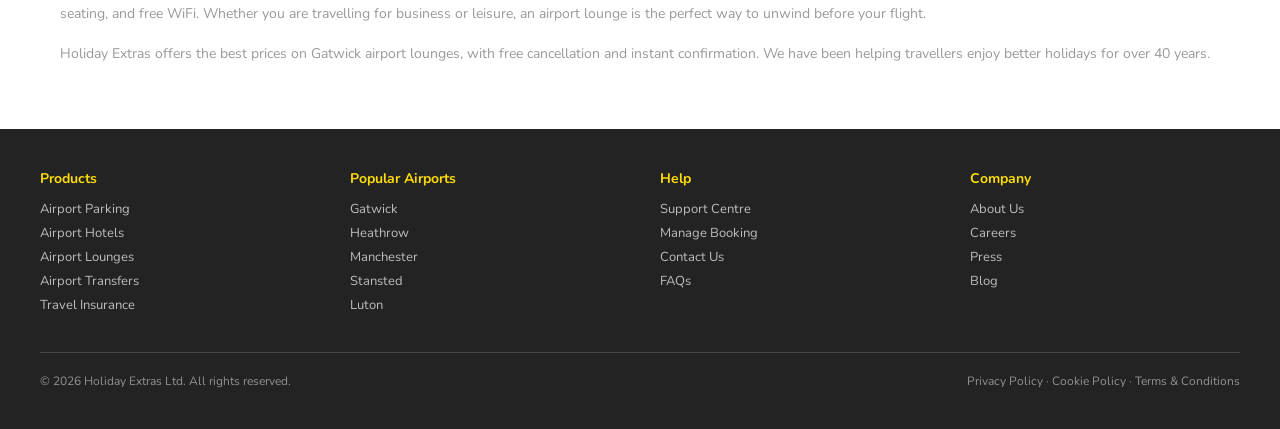
<file: gatwick-airport-lounges.html>
<!DOCTYPE html>
<html lang="en">
<head>
<meta charset="UTF-8">
<meta name="viewport" content="width=device-width, initial-scale=1.0">
<title>Gatwick Airport Lounges | FREE WiFi, Snacks &amp; Drinks | Holiday Extras</title>
<link href="https://fonts.googleapis.com/css2?family=Nunito:wght@400;600;700;800&display=swap" rel="stylesheet">
<style>
*{margin:0;padding:0;box-sizing:border-box}
:root{--purple:#542E91;--purple-dark:#3D2069;--yellow:#FDDC06;--white:#FFFFFF;--off-white:#F0F0F0;--black:#232323;--grey-light:#E8E8E8;--grey-mid:#999;--blue:#3AA6FF;--green:#00B0A6;--orange:#FFB55F;--red:#FF5F68;--violet:#925FFF}
body{font-family:'Nunito',sans-serif;color:var(--black);background:var(--white)}
a{text-decoration:none;color:inherit}
.nav{background:var(--purple);padding:12px 20px}
.nav-inner{max-width:1200px;margin:0 auto;display:flex;align-items:center;justify-content:space-between}
.logo{display:flex;align-items:center;gap:12px}
.logo-circle{width:36px;height:36px;background:var(--yellow);border-radius:50%;display:flex;align-items:center;justify-content:center;font-size:18px;font-weight:800;color:var(--purple)}
.logo span{color:var(--white);font-weight:700;font-size:18px}
.nav-links{display:flex;align-items:center;gap:20px}
.nav-links a{color:var(--white);font-size:14px}
.nav-links a.yellow{color:var(--yellow);font-weight:600}
.hero{background:linear-gradient(135deg,#3D2069 0%,var(--violet) 100%);padding:48px 20px 56px;color:var(--white)}
.hero-inner{max-width:1200px;margin:0 auto;display:flex;flex-wrap:wrap;gap:40px;align-items:center}
.hero-text{flex:1 1 400px}
.hero-text .back{color:var(--yellow);font-size:13px;display:inline-block;margin-bottom:12px;opacity:0.9}
.hero-text h1{font-size:36px;font-weight:800;margin-bottom:12px;line-height:1.2}
.hero-text .sub{font-size:20px;margin-bottom:20px;opacity:0.9;font-weight:600}
.hero-badges{display:flex;gap:16px;flex-wrap:wrap;margin-top:8px}
.hero-badges span{font-size:13px;display:flex;align-items:center;gap:4px;opacity:0.85}
.hero-badges .icon{color:var(--yellow)}
.search-box{flex:0 0 auto;background:var(--white);border-radius:12px;padding:24px;box-shadow:0 4px 20px rgba(0,0,0,0.12);max-width:500px;width:100%}
.search-box label{font-size:12px;font-weight:700;color:var(--black);display:block;margin-bottom:4px}
.search-box input,.search-box select{width:100%;padding:10px 12px;border:1px solid var(--grey-light);border-radius:6px;font-size:14px;font-family:'Nunito',sans-serif;margin-bottom:12px}
.search-box button{width:100%;padding:12px;background:var(--yellow);color:var(--black);border:none;border-radius:6px;font-size:16px;font-weight:800;cursor:pointer;font-family:'Nunito',sans-serif;margin-top:4px}
.trust-bar{background:var(--yellow);padding:14px 20px}
.trust-inner{max-width:1200px;margin:0 auto;display:flex;justify-content:center;gap:40px;flex-wrap:wrap}
.trust-item{text-align:center}
.trust-item .num{font-weight:800;font-size:20px;color:var(--purple)}
.trust-item .label{font-size:12px;color:var(--black);font-weight:600}
.section{padding:48px 20px;max-width:1200px;margin:0 auto}
.section h2{font-size:24px;font-weight:800;color:var(--black);margin-bottom:8px}
.section .intro{color:var(--grey-mid);margin-bottom:24px;font-size:14px}
.cards{display:flex;gap:20px;flex-wrap:wrap}
.card{background:var(--white);border-radius:12px;overflow:hidden;box-shadow:0 2px 12px rgba(0,0,0,0.08);flex:1 1 280px;max-width:350px}
.card-img{height:160px;background:linear-gradient(135deg,rgba(84,46,145,0.13),rgba(146,95,255,0.13));display:flex;align-items:center;justify-content:center;font-size:48px}
.card-body{padding:20px}
.card-body h3{margin:0 0 6px;font-size:18px;font-weight:700;color:var(--black)}
.card-body p{margin:0 0 12px;font-size:13px;color:var(--grey-mid);line-height:1.5}
.card-footer{display:flex;justify-content:space-between;align-items:center}
.card-footer .price{font-size:20px;font-weight:800;color:var(--purple)}
.card-footer .rating{font-size:12px;color:var(--grey-mid)}
.card-footer .stars{color:var(--yellow)}
.section-alt{background:var(--off-white);padding:48px 20px}
.section-alt-inner{max-width:800px;margin:0 auto}
.section-alt-inner h2{font-size:22px;font-weight:800;color:var(--black);margin-bottom:20px}
.faq-item{border-bottom:1px solid var(--grey-light)}
.faq-q{padding:16px 0;cursor:pointer;display:flex;justify-content:space-between;align-items:center}
.faq-q span{font-weight:700;font-size:15px;color:var(--black)}
.faq-q .toggle{color:var(--purple);font-size:18px;font-weight:700}
.faq-a{display:none;margin:0 0 16px;font-size:14px;color:var(--grey-mid);line-height:1.6}
.faq-item.open .faq-a{display:block}
.info-text{font-size:14px;color:var(--grey-mid);line-height:1.7;margin-bottom:16px}
footer{background:var(--black);color:var(--white);padding:40px 20px}
.footer-inner{max-width:1200px;margin:0 auto}
.footer-cols{display:flex;flex-wrap:wrap;gap:40px;margin-bottom:32px}
.footer-col{flex:1 1 160px}
.footer-col .title{font-weight:700;font-size:14px;margin-bottom:12px;color:var(--yellow)}
.footer-col div{font-size:13px;color:rgba(255,255,255,0.7);margin-bottom:6px;cursor:pointer}
.footer-bottom{border-top:1px solid rgba(255,255,255,0.15);padding-top:20px;display:flex;justify-content:space-between;flex-wrap:wrap;gap:12px}
.footer-bottom span{font-size:12px;color:rgba(255,255,255,0.5)}
@media(max-width:768px){.hero-inner{flex-direction:column}.search-box{max-width:100%}.cards{flex-direction:column}.card{max-width:100%}.footer-cols{flex-direction:column}.trust-inner{gap:20px}}
</style>
</head>
<body>
<nav class="nav"><div class="nav-inner"><a href="index.html" class="logo"><div class="logo-circle">HX</div><span>Holiday Extras</span></a><div class="nav-links"><a href="gatwick-airport-parking.html">Parking</a><a href="gatwick-airport-hotels.html">Hotels</a><a href="gatwick-airport-lounges.html">Lounges</a><a href="#" class="yellow">Support</a><a href="#">Log in</a></div></div></nav>

<section class="hero"><div class="hero-inner"><div class="hero-text"><a href="index.html" class="back">&larr; Back to Holiday Extras</a><h1>Gatwick Airport Lounges</h1><p class="sub">FREE WiFi, snacks &amp; drinks</p><div class="hero-badges"><span><span class="icon">&check;</span> Free cancellation</span><span><span class="icon">&starf;</span> Price match guarantee</span><span><span class="icon">&#128274;</span> Secure booking</span></div></div><div class="search-box"><label>Airport</label><input type="text" placeholder="Gatwick" value="Gatwick"><label>Terminal</label><select><option>North Terminal</option><option>South Terminal</option></select><label>Date</label><input type="date"><label>Guests</label><input type="number" value="1" min="1"><button>Find lounges</button></div></div></section>

<div class="trust-bar"><div class="trust-inner"><div class="trust-item"><div class="num">8M+</div><div class="label">Customers a year</div></div><div class="trust-item"><div class="num">40+</div><div class="label">Years of expertise</div></div><div class="trust-item"><div class="num">FREE</div><div class="label">Cancellation</div></div><div class="trust-item"><div class="num">4.5&#9733;</div><div class="label">Average rating</div></div></div></div>

<div class="section"><h2>Gatwick airport lounges</h2><p class="intro">Enjoy complimentary drinks, snacks, and WiFi before your flight</p><div class="cards">
<div class="card"><div class="card-img">&#129346;</div><div class="card-body"><h3>No.1 Lounge &mdash; South Terminal</h3><p>Premium lounge with dining, bar service, runway views, and complimentary spa treatments.</p><div class="card-footer"><span class="price">From &pound;32</span><span class="rating"><span class="stars">&#9733;&#9733;&#9733;&#9733;&#9733;</span> 4.5 (1,800+)</span></div></div></div>
<div class="card"><div class="card-img">&#9749;</div><div class="card-body"><h3>My Lounge &mdash; North Terminal</h3><p>Comfortable seating with hot and cold buffet, unlimited soft drinks, and panoramic airport views.</p><div class="card-footer"><span class="price">From &pound;22</span><span class="rating"><span class="stars">&#9733;&#9733;&#9733;&#9733;</span> 4.3 (2,400+)</span></div></div></div>
<div class="card"><div class="card-img">&#127870;</div><div class="card-body"><h3>Clubrooms &mdash; South Terminal</h3><p>The ultimate premium experience with waiter service, champagne, and a full menu.</p><div class="card-footer"><span class="price">From &pound;45</span><span class="rating"><span class="stars">&#9733;&#9733;&#9733;&#9733;&#9733;</span> 4.8 (960+)</span></div></div></div>
</div></div>

<div class="section-alt"><div class="section-alt-inner"><h2>Lounge FAQs</h2>
<div class="faq-item"><div class="faq-q" onclick="this.parentElement.classList.toggle('open')"><span>How long can I stay in the lounge?</span><span class="toggle">+</span></div><p class="faq-a">Most lounges allow you to enjoy the space for up to 3 hours before your flight. Some premium lounges offer longer stays.</p></div>
<div class="faq-item"><div class="faq-q" onclick="this.parentElement.classList.toggle('open')"><span>Can children use the lounge?</span><span class="toggle">+</span></div><p class="faq-a">Yes, children are welcome in all Gatwick lounges. Under-2s are usually free, and there are reduced rates for children aged 2-11.</p></div>
<div class="faq-item"><div class="faq-q" onclick="this.parentElement.classList.toggle('open')"><span>What's included?</span><span class="toggle">+</span></div><p class="faq-a">All lounges include complimentary drinks, snacks, WiFi, and comfortable seating. Premium lounges add hot meals, bar service, and spa facilities.</p></div>
<div class="faq-item"><div class="faq-q" onclick="this.parentElement.classList.toggle('open')"><span>Do I need to book in advance?</span><span class="toggle">+</span></div><p class="faq-a">We recommend booking in advance as lounges can fill up, especially during peak travel periods. Booking through Holiday Extras also guarantees you the best price.</p></div>
</div></div>

<div class="section"><h2>Why book a lounge with Holiday Extras?</h2><p class="info-text">Starting your holiday in an airport lounge transforms the travel experience. Instead of busy departure halls, enjoy a calm environment with complimentary refreshments, comfortable seating, and free WiFi. Whether you are travelling for business or leisure, an airport lounge is the perfect way to unwind before your flight.</p><p class="info-text">Holiday Extras offers the best prices on Gatwick airport lounges, with free cancellation and instant confirmation. We have been helping travellers enjoy better holidays for over 40 years.</p></div>

<footer><div class="footer-inner"><div class="footer-cols"><div class="footer-col"><div class="title">Products</div><div>Airport Parking</div><div>Airport Hotels</div><div>Airport Lounges</div><div>Airport Transfers</div><div>Travel Insurance</div></div><div class="footer-col"><div class="title">Popular Airports</div><div>Gatwick</div><div>Heathrow</div><div>Manchester</div><div>Stansted</div><div>Luton</div></div><div class="footer-col"><div class="title">Help</div><div>Support Centre</div><div>Manage Booking</div><div>Contact Us</div><div>FAQs</div></div><div class="footer-col"><div class="title">Company</div><div>About Us</div><div>Careers</div><div>Press</div><div>Blog</div></div></div><div class="footer-bottom"><span>&copy; 2026 Holiday Extras Ltd. All rights reserved.</span><span>Privacy Policy &middot; Cookie Policy &middot; Terms &amp; Conditions</span></div></div></footer>
<script src="search.js"></script>
</body>
</html>
</file>
<file: styles.css>
/* Holiday Extras - Shared Styles */
/* Brand colours and reset */
*{margin:0;padding:0;box-sizing:border-box}
:root{
  --purple:#542E91;
  --purple-dark:#3D2069;
  --yellow:#FDDC06;
  --white:#FFFFFF;
  --off-white:#F0F0F0;
  --black:#232323;
  --grey-light:#E8E8E8;
  --grey-mid:#999;
  --blue:#3AA6FF;
  --green:#00B0A6;
  --orange:#FFB55F;
  --red:#FF5F68;
  --violet:#925FFF;
}
body{font-family:'Nunito',sans-serif;color:var(--black);background:var(--white)}
a{text-decoration:none;color:inherit}

/* Navigation */
.nav{background:var(--purple);padding:12px 20px}
.nav-inner{max-width:1200px;margin:0 auto;display:flex;align-items:center;justify-content:space-between}
.logo{display:flex;align-items:center;gap:12px}
.logo-circle{width:36px;height:36px;background:var(--yellow);border-radius:50%;display:flex;align-items:center;justify-content:center;font-size:18px;font-weight:800;color:var(--purple)}
.logo span{color:var(--white);font-weight:700;font-size:18px}
.nav-links{display:flex;align-items:center;gap:20px}
.nav-links a{color:var(--white);font-size:14px}
.nav-links a.yellow{color:var(--yellow);font-weight:600}

/* Hero section */
.hero{background:linear-gradient(135deg,var(--purple) 0%,var(--purple-dark) 100%);padding:48px 20px 56px;color:var(--white)}
.hero-inner{max-width:1200px;margin:0 auto;display:flex;flex-wrap:wrap;gap:40px;align-items:center}
.hero-text{flex:1 1 400px}
.hero-text .back{color:var(--yellow);font-size:13px;display:inline-block;margin-bottom:12px;opacity:0.9}
.hero-text h1{font-size:36px;font-weight:800;margin-bottom:12px;line-height:1.2}
.hero-text p{font-size:20px;margin-bottom:20px;opacity:0.9;font-weight:600}
.hero-badges{display:flex;gap:8px;flex-wrap:wrap;margin-bottom:16px}
.hero-badges a,.hero-badges span.badge{background:rgba(255,255,255,0.15);border:1px solid rgba(255,255,255,0.3);color:var(--white);padding:8px 16px;border-radius:20px;font-size:13px;font-weight:600;display:inline-block}
.hero-badges a:hover{background:rgba(255,255,255,0.25)}
.hero-usp{display:flex;gap:16px;flex-wrap:wrap;margin-top:8px;font-size:13px;opacity:0.85}
.hero-usp .icon{color:var(--yellow)}

/* Search box */
.search-box{background:var(--white);border-radius:12px;padding:24px;box-shadow:0 4px 20px rgba(0,0,0,0.12);max-width:500px;width:100%}
.search-box label{font-size:12px;font-weight:700;color:var(--black);display:block;margin-bottom:4px}
.search-box input,.search-box select{width:100%;padding:10px 12px;border:1px solid var(--grey-light);border-radius:6px;font-size:14px;font-family:'Nunito',sans-serif;margin-bottom:12px}
.search-box button{width:100%;padding:12px;background:var(--yellow);color:var(--black);border:none;border-radius:6px;font-size:16px;font-weight:800;cursor:pointer;font-family:'Nunito',sans-serif;margin-top:4px}
.search-box button:hover{filter:brightness(0.95)}

/* Trust bar */
.trust-bar{background:var(--yellow);padding:14px 20px}
.trust-inner{max-width:1200px;margin:0 auto;display:flex;justify-content:center;gap:40px;flex-wrap:wrap}
.trust-stat{text-align:center}
.trust-stat .num{font-weight:800;font-size:20px;color:var(--purple)}
.trust-stat .lbl{font-size:12px;color:var(--black);font-weight:600}

/* Content sections */
.section{padding:48px 20px;max-width:1200px;margin:0 auto}
.section h2{font-size:24px;font-weight:800;color:var(--black);margin-bottom:8px}
.section .sub{text-align:center;color:var(--grey-mid);margin-bottom:32px;font-size:15px}
.section .intro{color:var(--grey-mid);margin-bottom:24px;font-size:14px}

/* Grey section */
.section-grey{background:var(--off-white);padding:48px 20px}
.section-grey-inner{max-width:800px;margin:0 auto}
.section-grey-inner h2{font-size:24px;font-weight:800;color:var(--black);margin-bottom:8px}
.section-grey-inner p{color:var(--grey-mid);font-size:14px;line-height:1.7;margin-bottom:24px}
.section-alt{background:var(--off-white);padding:48px 20px}
.section-alt-inner{max-width:800px;margin:0 auto}
.section-alt-inner h2{font-size:22px;font-weight:800;color:var(--black);margin-bottom:20px}
.section-alt-inner p{font-size:14px;color:var(--grey-mid);line-height:1.7;margin-bottom:16px}

/* Cards */
.cards{display:flex;gap:20px;flex-wrap:wrap;justify-content:center}
.card{background:var(--white);border-radius:12px;overflow:hidden;box-shadow:0 2px 12px rgba(0,0,0,0.08);flex:1 1 280px;max-width:350px;cursor:pointer;transition:transform 0.2s}
.card:hover{transform:translateY(-2px)}
.card-img{height:160px;background:linear-gradient(135deg,rgba(84,46,145,0.13),rgba(146,95,255,0.13));display:flex;align-items:center;justify-content:center;font-size:48px}
.card-body{padding:20px}
.card-body h3{margin:0 0 6px;font-size:18px;font-weight:700;color:var(--black)}
.card-body p{margin:0 0 12px;font-size:13px;color:var(--grey-mid);line-height:1.5}
.card-footer{display:flex;justify-content:space-between;align-items:center}
.card-footer .price{font-size:20px;font-weight:800;color:var(--purple)}
.card-footer .rating{font-size:12px;color:var(--grey-mid)}
.card-footer .stars{color:var(--yellow)}

/* Detail layout (product pages) */
.detail-wrap{display:flex;gap:32px;flex-wrap:wrap;margin-top:16px}
.detail-text{flex:1 1 350px}
.detail-text p{font-size:14px;color:var(--grey-mid);line-height:1.7;margin-bottom:16px}
.info-text{font-size:14px;color:var(--grey-mid);line-height:1.7;margin-bottom:16px}

/* Features grid */
.features{display:grid;grid-template-columns:repeat(auto-fit,minmax(200px,1fr));gap:20px}
.feature{background:var(--white);border-radius:10px;padding:20px;text-align:center}
.feature .icon{font-size:28px;margin-bottom:8px}
.feature .ft{font-weight:700;font-size:14px;color:var(--black);margin-bottom:4px}
.feature .fd{font-size:12px;color:var(--grey-mid)}
.feature-inline{display:flex;align-items:center;gap:8px;font-size:13px;color:var(--black)}

/* Price card */
.price-card{flex:0 0 280px;background:var(--white);border:2px solid var(--purple);border-radius:12px;padding:24px;text-align:center}
.price-card .from{font-size:14px;color:var(--grey-mid);margin-bottom:4px}
.price-card .amount{font-size:36px;font-weight:800;color:var(--purple);margin-bottom:4px}
.price-card .per{font-size:13px;color:var(--grey-mid);margin-bottom:16px}
.price-card .stars{display:flex;align-items:center;justify-content:center;gap:4px;margin-bottom:16px}
.price-card .stars span:first-child{color:var(--yellow);font-size:16px}
.price-card .stars span:last-child{font-size:13px;color:var(--grey-mid)}
.price-card button{width:100%;padding:12px;background:var(--yellow);color:var(--black);border:none;border-radius:6px;font-size:15px;font-weight:800;cursor:pointer;font-family:'Nunito',sans-serif}

/* Package cards */
.package-cards{display:flex;gap:16px;flex-wrap:wrap;margin-top:20px}
.pkg-card{flex:1 1 220px;background:var(--off-white);border-radius:10px;padding:20px;text-align:center}
.pkg-card .pkg-title{font-weight:700;font-size:15px;color:var(--purple);margin-bottom:8px}
.pkg-card .pkg-desc{font-size:13px;color:var(--grey-mid);margin-bottom:12px;line-height:1.5}
.pkg-card .pkg-price{font-size:22px;font-weight:800;color:var(--purple)}
.pkg-card .pkg-per{font-size:12px;color:var(--grey-mid)}

/* FAQ accordion */
.faq-item{border-bottom:1px solid var(--grey-light)}
.faq-q{padding:16px 0;cursor:pointer;display:flex;justify-content:space-between;align-items:center}
.faq-q span{font-weight:700;font-size:15px;color:var(--black)}
.faq-q .toggle{color:var(--purple);font-size:18px;font-weight:700}
.faq-a{display:none;margin:0 0 16px;font-size:14px;color:var(--grey-mid);line-height:1.6}
.faq-item.open .faq-a{display:block}

/* Footer */
footer{background:var(--black);color:var(--white);padding:40px 20px}
.footer-inner{max-width:1200px;margin:0 auto}
.footer-cols{display:flex;flex-wrap:wrap;gap:40px;margin-bottom:32px}
.footer-col{flex:1 1 160px}
.footer-col .title{font-weight:700;font-size:14px;margin-bottom:12px;color:var(--yellow)}
.footer-col div{font-size:13px;color:rgba(255,255,255,0.7);margin-bottom:6px;cursor:pointer}
.footer-col div:hover{color:var(--white)}
.footer-col a{color:rgba(255,255,255,0.7)}
.footer-col a:hover{color:var(--white)}
.footer-bottom{border-top:1px solid rgba(255,255,255,0.15);padding-top:20px;display:flex;justify-content:space-between;flex-wrap:wrap;gap:12px}
.footer-bottom span{font-size:12px;color:rgba(255,255,255,0.5)}

/* Responsive */
@media(max-width:768px){
  .hero-inner{flex-direction:column}
  .search-box{max-width:100%;min-width:auto;width:100%}
  .cards{flex-direction:column}
  .card{max-width:100%}
  .detail-wrap{flex-direction:column}
  .price-card{flex:1 1 100%}
  .features{grid-template-columns:1fr}
  .footer-cols{flex-direction:column}
  .trust-inner{gap:20px}
  .package-cards{flex-direction:column}
  .nav-links{gap:10px}
  .nav-links a{font-size:12px}
}
</file>
